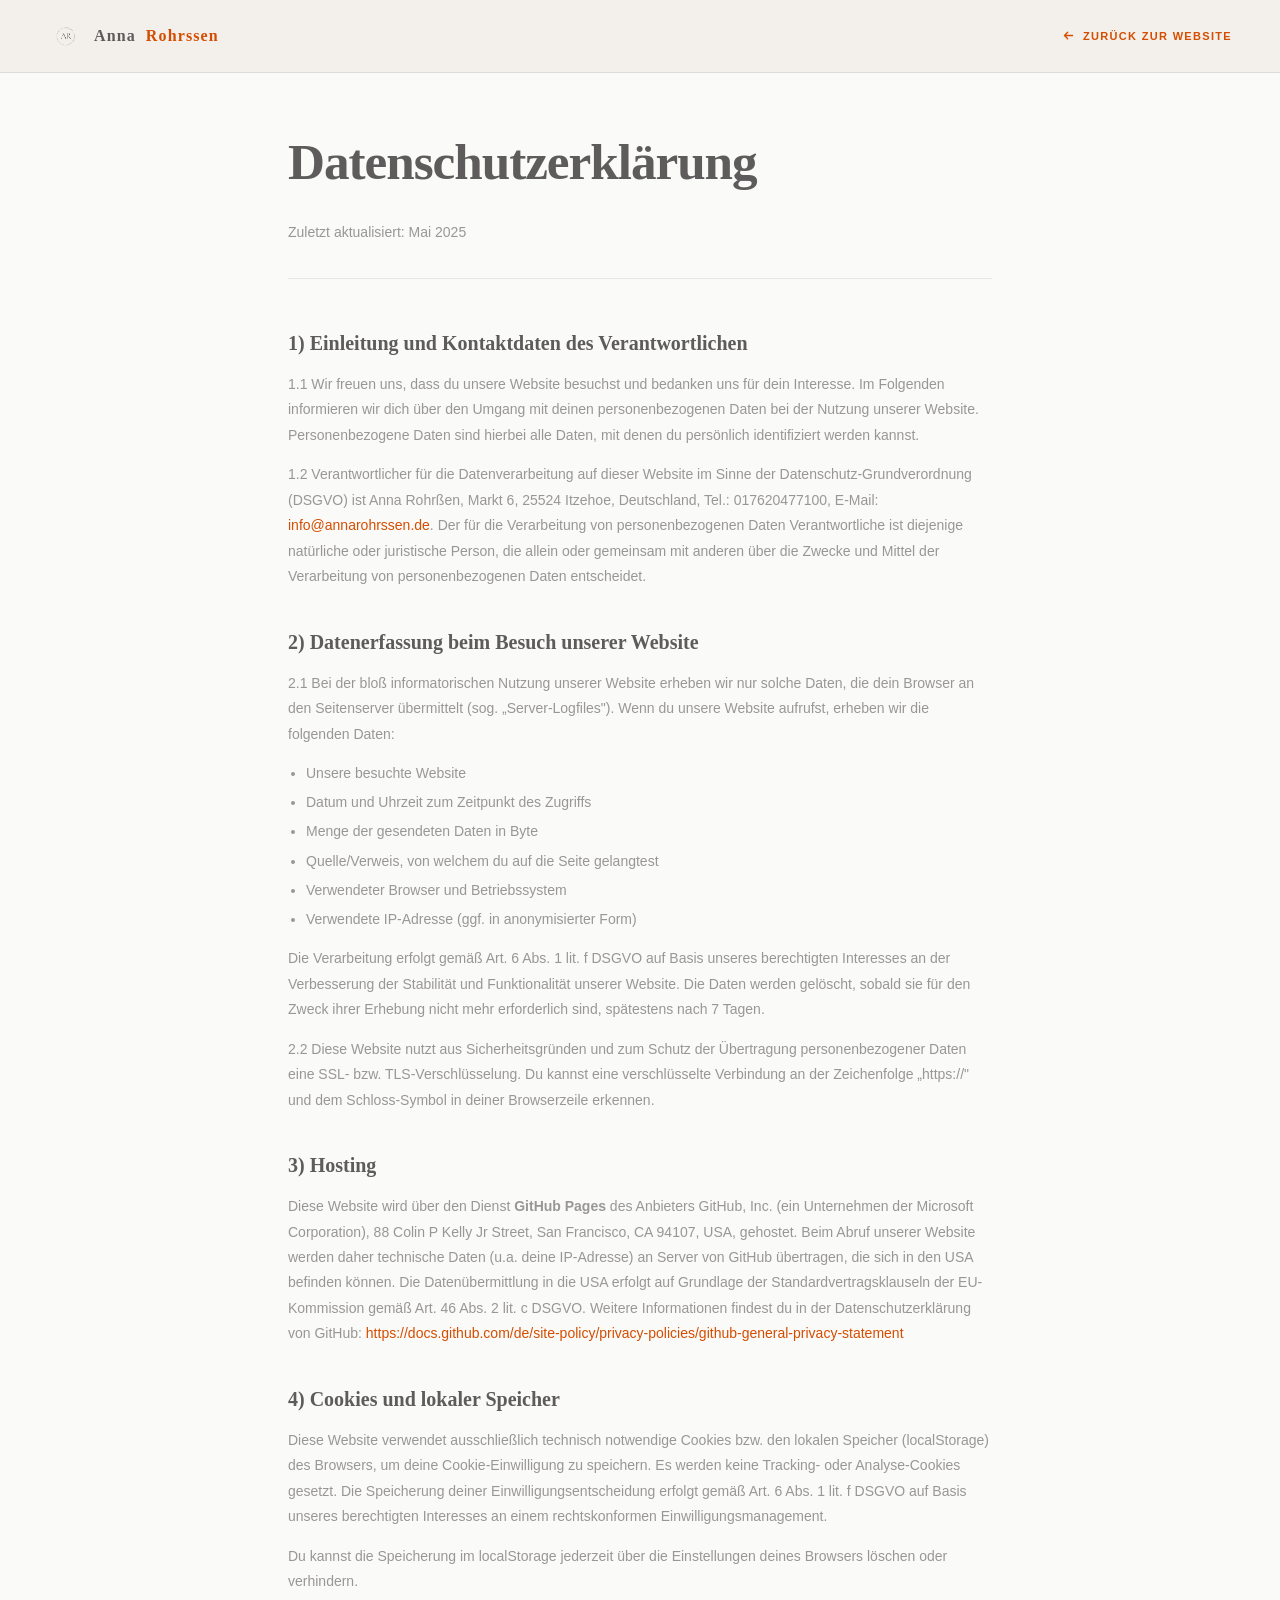
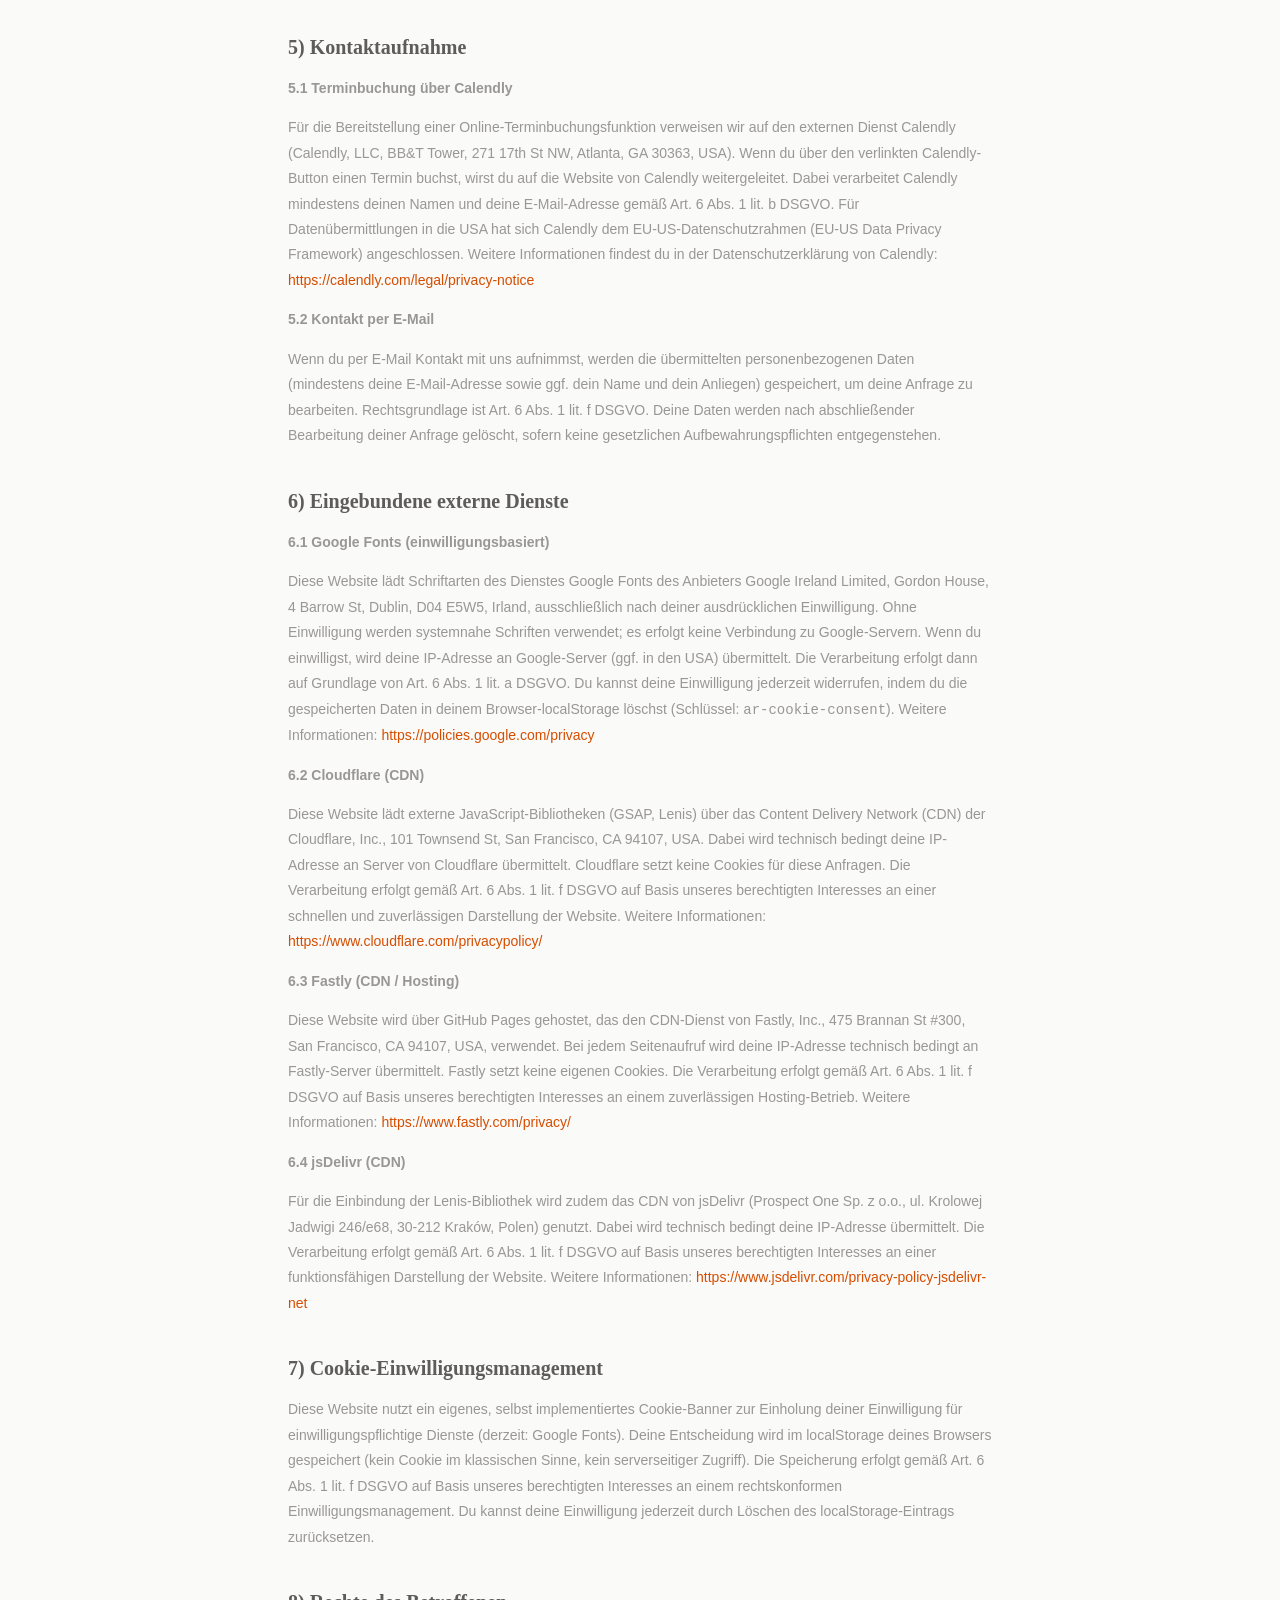
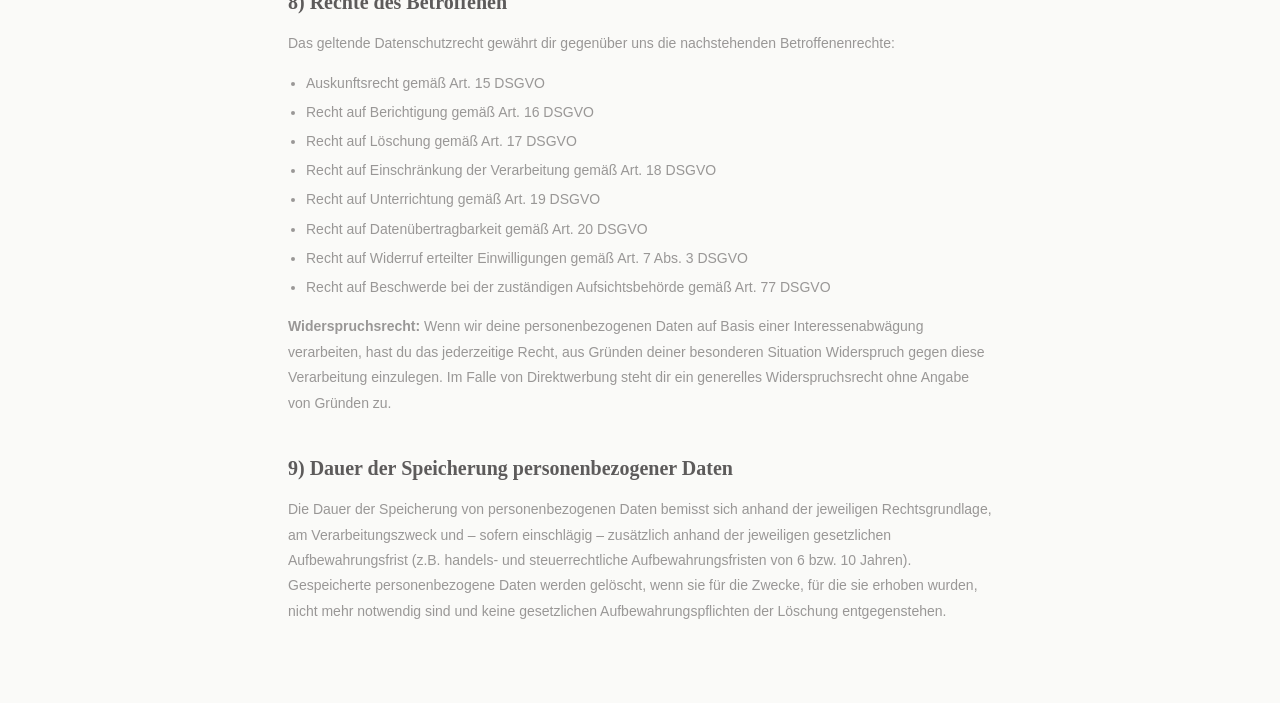
<file: datenschutz.html>
<!DOCTYPE html>
<html lang="de">
<head>
  <meta charset="UTF-8" />
  <meta name="viewport" content="width=device-width, initial-scale=1.0" />
  <title>Datenschutz – Anna Rohrssen Marketing</title>
  <!-- Google Fonts nur laden wenn Einwilligung bereits erteilt wurde -->
  <script>
    if (localStorage.getItem('ar-cookie-consent') === 'accepted') {
      var pc1 = document.createElement('link'); pc1.rel = 'preconnect'; pc1.href = 'https://fonts.googleapis.com'; document.head.appendChild(pc1);
      var pc2 = document.createElement('link'); pc2.rel = 'preconnect'; pc2.href = 'https://fonts.gstatic.com'; pc2.crossOrigin = 'anonymous'; document.head.appendChild(pc2);
      var lnk = document.createElement('link'); lnk.rel = 'stylesheet'; lnk.href = 'https://fonts.googleapis.com/css2?family=Playfair+Display:ital,wght@0,400;0,600;0,700&family=Montserrat:wght@300;400;500;600&display=swap'; document.head.appendChild(lnk);
    }
  </script>
  <link rel="stylesheet" href="styles.css" />
  <style>
    body { cursor: auto; }
    #c-dot, #c-ring { display: none; }
    #progress { display: none; }
    .legal-nav {
      position: fixed;
      top: 0; left: 0; right: 0;
      padding: 18px 48px;
      background: rgba(243,239,233,0.95);
      backdrop-filter: blur(18px);
      border-bottom: 1px solid var(--border);
      display: flex;
      align-items: center;
      justify-content: space-between;
      z-index: 100;
    }
    .legal-nav .logo {
      display: flex; align-items: center; gap: 10px;
      font-family: var(--serif);
      font-size: 16px;
      font-weight: 600;
      letter-spacing: 0.07em;
      color: var(--text);
      text-decoration: none;
    }
    .legal-nav .logo img { height: 36px; width: 36px; object-fit: contain; }
    .legal-nav .logo span { color: var(--accent); }
    .back-btn {
      display: inline-flex;
      align-items: center;
      gap: 8px;
      font-size: 11px;
      font-weight: 600;
      letter-spacing: 0.12em;
      text-transform: uppercase;
      color: var(--accent);
      text-decoration: none;
      transition: gap .25s;
    }
    .back-btn:hover { gap: 13px; }
    @media(max-width:768px) {
      .legal-nav { padding: 14px 24px; }
      .legal-page { padding: 0 24px; margin-top: 96px; }
    }
  </style>
</head>
<body>

  <nav class="legal-nav">
    <a href="index.html" class="logo">
      <img src="logo.png" alt="AR Logo" />
      Anna <span>Rohrssen</span>
    </a>
    <a href="index.html" class="back-btn">
      <svg width="13" height="13" viewBox="0 0 16 16" fill="none" aria-hidden="true">
        <path d="M13 8H3M3 8L7 4M3 8L7 12" stroke="currentColor" stroke-width="1.6" stroke-linecap="round" stroke-linejoin="round"/>
      </svg>
      Zurück zur Website
    </a>
  </nav>

  <main class="legal-page">
    <h1>Datenschutzerklärung</h1>
    <p class="legal-sub">Zuletzt aktualisiert: Mai 2025</p>

    <h2>1) Einleitung und Kontaktdaten des Verantwortlichen</h2>
    <p>
      1.1 Wir freuen uns, dass du unsere Website besuchst und bedanken uns für dein Interesse. Im Folgenden informieren wir dich über den Umgang mit deinen personenbezogenen Daten bei der Nutzung unserer Website. Personenbezogene Daten sind hierbei alle Daten, mit denen du persönlich identifiziert werden kannst.
    </p>
    <p>
      1.2 Verantwortlicher für die Datenverarbeitung auf dieser Website im Sinne der Datenschutz-Grundverordnung (DSGVO) ist Anna Rohrßen, Markt 6, 25524 Itzehoe, Deutschland, Tel.: 017620477100, E-Mail: <a href="mailto:info@annarohrssen.de">info@annarohrssen.de</a>. Der für die Verarbeitung von personenbezogenen Daten Verantwortliche ist diejenige natürliche oder juristische Person, die allein oder gemeinsam mit anderen über die Zwecke und Mittel der Verarbeitung von personenbezogenen Daten entscheidet.
    </p>

    <h2>2) Datenerfassung beim Besuch unserer Website</h2>
    <p>
      2.1 Bei der bloß informatorischen Nutzung unserer Website erheben wir nur solche Daten, die dein Browser an den Seitenserver übermittelt (sog. „Server-Logfiles"). Wenn du unsere Website aufrufst, erheben wir die folgenden Daten:
    </p>
    <ul>
      <li>Unsere besuchte Website</li>
      <li>Datum und Uhrzeit zum Zeitpunkt des Zugriffs</li>
      <li>Menge der gesendeten Daten in Byte</li>
      <li>Quelle/Verweis, von welchem du auf die Seite gelangtest</li>
      <li>Verwendeter Browser und Betriebssystem</li>
      <li>Verwendete IP-Adresse (ggf. in anonymisierter Form)</li>
    </ul>
    <p>
      Die Verarbeitung erfolgt gemäß Art. 6 Abs. 1 lit. f DSGVO auf Basis unseres berechtigten Interesses an der Verbesserung der Stabilität und Funktionalität unserer Website. Die Daten werden gelöscht, sobald sie für den Zweck ihrer Erhebung nicht mehr erforderlich sind, spätestens nach 7 Tagen.
    </p>
    <p>
      2.2 Diese Website nutzt aus Sicherheitsgründen und zum Schutz der Übertragung personenbezogener Daten eine SSL- bzw. TLS-Verschlüsselung. Du kannst eine verschlüsselte Verbindung an der Zeichenfolge „https://" und dem Schloss-Symbol in deiner Browserzeile erkennen.
    </p>

    <h2>3) Hosting</h2>
    <p>
      Diese Website wird über den Dienst <strong>GitHub Pages</strong> des Anbieters GitHub, Inc. (ein Unternehmen der Microsoft Corporation), 88 Colin P Kelly Jr Street, San Francisco, CA 94107, USA, gehostet. Beim Abruf unserer Website werden daher technische Daten (u.a. deine IP-Adresse) an Server von GitHub übertragen, die sich in den USA befinden können. Die Datenübermittlung in die USA erfolgt auf Grundlage der Standardvertragsklauseln der EU-Kommission gemäß Art. 46 Abs. 2 lit. c DSGVO. Weitere Informationen findest du in der Datenschutzerklärung von GitHub: <a href="https://docs.github.com/de/site-policy/privacy-policies/github-general-privacy-statement" target="_blank" rel="noopener">https://docs.github.com/de/site-policy/privacy-policies/github-general-privacy-statement</a>
    </p>

    <h2>4) Cookies und lokaler Speicher</h2>
    <p>
      Diese Website verwendet ausschließlich technisch notwendige Cookies bzw. den lokalen Speicher (localStorage) des Browsers, um deine Cookie-Einwilligung zu speichern. Es werden keine Tracking- oder Analyse-Cookies gesetzt. Die Speicherung deiner Einwilligungsentscheidung erfolgt gemäß Art. 6 Abs. 1 lit. f DSGVO auf Basis unseres berechtigten Interesses an einem rechtskonformen Einwilligungsmanagement.
    </p>
    <p>
      Du kannst die Speicherung im localStorage jederzeit über die Einstellungen deines Browsers löschen oder verhindern.
    </p>

    <h2>5) Kontaktaufnahme</h2>

    <p><strong>5.1 Terminbuchung über Calendly</strong></p>
    <p>
      Für die Bereitstellung einer Online-Terminbuchungsfunktion verweisen wir auf den externen Dienst Calendly (Calendly, LLC, BB&amp;T Tower, 271 17th St NW, Atlanta, GA 30363, USA). Wenn du über den verlinkten Calendly-Button einen Termin buchst, wirst du auf die Website von Calendly weitergeleitet. Dabei verarbeitet Calendly mindestens deinen Namen und deine E-Mail-Adresse gemäß Art. 6 Abs. 1 lit. b DSGVO. Für Datenübermittlungen in die USA hat sich Calendly dem EU-US-Datenschutzrahmen (EU-US Data Privacy Framework) angeschlossen. Weitere Informationen findest du in der Datenschutzerklärung von Calendly: <a href="https://calendly.com/legal/privacy-notice" target="_blank" rel="noopener">https://calendly.com/legal/privacy-notice</a>
    </p>

    <p><strong>5.2 Kontakt per E-Mail</strong></p>
    <p>
      Wenn du per E-Mail Kontakt mit uns aufnimmst, werden die übermittelten personenbezogenen Daten (mindestens deine E-Mail-Adresse sowie ggf. dein Name und dein Anliegen) gespeichert, um deine Anfrage zu bearbeiten. Rechtsgrundlage ist Art. 6 Abs. 1 lit. f DSGVO. Deine Daten werden nach abschließender Bearbeitung deiner Anfrage gelöscht, sofern keine gesetzlichen Aufbewahrungspflichten entgegenstehen.
    </p>

    <h2>6) Eingebundene externe Dienste</h2>

    <p><strong>6.1 Google Fonts (einwilligungsbasiert)</strong></p>
    <p>
      Diese Website lädt Schriftarten des Dienstes Google Fonts des Anbieters Google Ireland Limited, Gordon House, 4 Barrow St, Dublin, D04 E5W5, Irland, ausschließlich nach deiner ausdrücklichen Einwilligung. Ohne Einwilligung werden systemnahe Schriften verwendet; es erfolgt keine Verbindung zu Google-Servern. Wenn du einwilligst, wird deine IP-Adresse an Google-Server (ggf. in den USA) übermittelt. Die Verarbeitung erfolgt dann auf Grundlage von Art. 6 Abs. 1 lit. a DSGVO. Du kannst deine Einwilligung jederzeit widerrufen, indem du die gespeicherten Daten in deinem Browser-localStorage löschst (Schlüssel: <code>ar-cookie-consent</code>). Weitere Informationen: <a href="https://policies.google.com/privacy" target="_blank" rel="noopener">https://policies.google.com/privacy</a>
    </p>

    <p><strong>6.2 Cloudflare (CDN)</strong></p>
    <p>
      Diese Website lädt externe JavaScript-Bibliotheken (GSAP, Lenis) über das Content Delivery Network (CDN) der Cloudflare, Inc., 101 Townsend St, San Francisco, CA 94107, USA. Dabei wird technisch bedingt deine IP-Adresse an Server von Cloudflare übermittelt. Cloudflare setzt keine Cookies für diese Anfragen. Die Verarbeitung erfolgt gemäß Art. 6 Abs. 1 lit. f DSGVO auf Basis unseres berechtigten Interesses an einer schnellen und zuverlässigen Darstellung der Website. Weitere Informationen: <a href="https://www.cloudflare.com/privacypolicy/" target="_blank" rel="noopener">https://www.cloudflare.com/privacypolicy/</a>
    </p>

    <p><strong>6.3 Fastly (CDN / Hosting)</strong></p>
    <p>
      Diese Website wird über GitHub Pages gehostet, das den CDN-Dienst von Fastly, Inc., 475 Brannan St #300, San Francisco, CA 94107, USA, verwendet. Bei jedem Seitenaufruf wird deine IP-Adresse technisch bedingt an Fastly-Server übermittelt. Fastly setzt keine eigenen Cookies. Die Verarbeitung erfolgt gemäß Art. 6 Abs. 1 lit. f DSGVO auf Basis unseres berechtigten Interesses an einem zuverlässigen Hosting-Betrieb. Weitere Informationen: <a href="https://www.fastly.com/privacy/" target="_blank" rel="noopener">https://www.fastly.com/privacy/</a>
    </p>

    <p><strong>6.4 jsDelivr (CDN)</strong></p>
    <p>
      Für die Einbindung der Lenis-Bibliothek wird zudem das CDN von jsDelivr (Prospect One Sp. z o.o., ul. Krolowej Jadwigi 246/e68, 30-212 Kraków, Polen) genutzt. Dabei wird technisch bedingt deine IP-Adresse übermittelt. Die Verarbeitung erfolgt gemäß Art. 6 Abs. 1 lit. f DSGVO auf Basis unseres berechtigten Interesses an einer funktionsfähigen Darstellung der Website. Weitere Informationen: <a href="https://www.jsdelivr.com/privacy-policy-jsdelivr-net" target="_blank" rel="noopener">https://www.jsdelivr.com/privacy-policy-jsdelivr-net</a>
    </p>

    <h2>7) Cookie-Einwilligungsmanagement</h2>
    <p>
      Diese Website nutzt ein eigenes, selbst implementiertes Cookie-Banner zur Einholung deiner Einwilligung für einwilligungspflichtige Dienste (derzeit: Google Fonts). Deine Entscheidung wird im localStorage deines Browsers gespeichert (kein Cookie im klassischen Sinne, kein serverseitiger Zugriff). Die Speicherung erfolgt gemäß Art. 6 Abs. 1 lit. f DSGVO auf Basis unseres berechtigten Interesses an einem rechtskonformen Einwilligungsmanagement. Du kannst deine Einwilligung jederzeit durch Löschen des localStorage-Eintrags zurücksetzen.
    </p>

    <h2>8) Rechte des Betroffenen</h2>
    <p>Das geltende Datenschutzrecht gewährt dir gegenüber uns die nachstehenden Betroffenenrechte:</p>
    <ul>
      <li>Auskunftsrecht gemäß Art. 15 DSGVO</li>
      <li>Recht auf Berichtigung gemäß Art. 16 DSGVO</li>
      <li>Recht auf Löschung gemäß Art. 17 DSGVO</li>
      <li>Recht auf Einschränkung der Verarbeitung gemäß Art. 18 DSGVO</li>
      <li>Recht auf Unterrichtung gemäß Art. 19 DSGVO</li>
      <li>Recht auf Datenübertragbarkeit gemäß Art. 20 DSGVO</li>
      <li>Recht auf Widerruf erteilter Einwilligungen gemäß Art. 7 Abs. 3 DSGVO</li>
      <li>Recht auf Beschwerde bei der zuständigen Aufsichtsbehörde gemäß Art. 77 DSGVO</li>
    </ul>
    <p>
      <strong>Widerspruchsrecht:</strong> Wenn wir deine personenbezogenen Daten auf Basis einer Interessenabwägung verarbeiten, hast du das jederzeitige Recht, aus Gründen deiner besonderen Situation Widerspruch gegen diese Verarbeitung einzulegen. Im Falle von Direktwerbung steht dir ein generelles Widerspruchsrecht ohne Angabe von Gründen zu.
    </p>

    <h2>9) Dauer der Speicherung personenbezogener Daten</h2>
    <p>
      Die Dauer der Speicherung von personenbezogenen Daten bemisst sich anhand der jeweiligen Rechtsgrundlage, am Verarbeitungszweck und – sofern einschlägig – zusätzlich anhand der jeweiligen gesetzlichen Aufbewahrungsfrist (z.B. handels- und steuerrechtliche Aufbewahrungsfristen von 6 bzw. 10 Jahren). Gespeicherte personenbezogene Daten werden gelöscht, wenn sie für die Zwecke, für die sie erhoben wurden, nicht mehr notwendig sind und keine gesetzlichen Aufbewahrungspflichten der Löschung entgegenstehen.
    </p>
  </main>

</body>
</html>
</file>
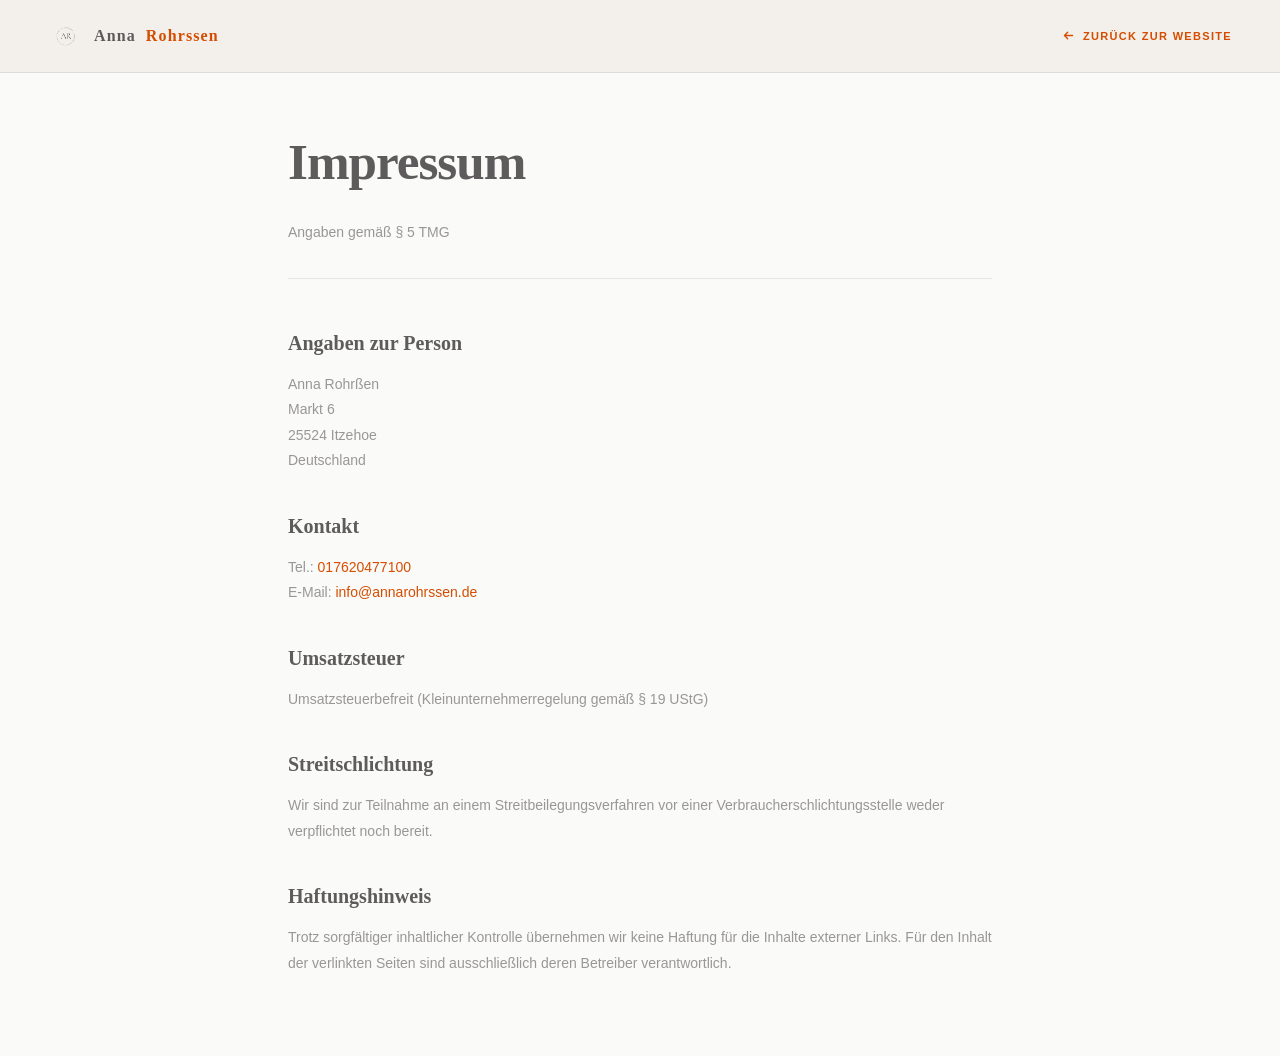
<file: impressum.html>
<!DOCTYPE html>
<html lang="de">
<head>
  <meta charset="UTF-8" />
  <meta name="viewport" content="width=device-width, initial-scale=1.0" />
  <title>Impressum – Anna Rohrssen Marketing</title>
  <!-- Google Fonts nur laden wenn Einwilligung bereits erteilt wurde -->
  <script>
    if (localStorage.getItem('ar-cookie-consent') === 'accepted') {
      var pc1 = document.createElement('link'); pc1.rel = 'preconnect'; pc1.href = 'https://fonts.googleapis.com'; document.head.appendChild(pc1);
      var pc2 = document.createElement('link'); pc2.rel = 'preconnect'; pc2.href = 'https://fonts.gstatic.com'; pc2.crossOrigin = 'anonymous'; document.head.appendChild(pc2);
      var lnk = document.createElement('link'); lnk.rel = 'stylesheet'; lnk.href = 'https://fonts.googleapis.com/css2?family=Playfair+Display:ital,wght@0,400;0,600;0,700&family=Montserrat:wght@300;400;500;600&display=swap'; document.head.appendChild(lnk);
    }
  </script>
  <link rel="stylesheet" href="styles.css" />
  <style>
    body { cursor: auto; }
    #c-dot, #c-ring { display: none; }
    #progress { display: none; }
    .legal-nav {
      position: fixed;
      top: 0; left: 0; right: 0;
      padding: 18px 48px;
      background: rgba(243,239,233,0.95);
      backdrop-filter: blur(18px);
      border-bottom: 1px solid var(--border);
      display: flex;
      align-items: center;
      justify-content: space-between;
      z-index: 100;
    }
    .legal-nav .logo {
      display: flex; align-items: center; gap: 10px;
      font-family: var(--serif);
      font-size: 16px;
      font-weight: 600;
      letter-spacing: 0.07em;
      color: var(--text);
      text-decoration: none;
    }
    .legal-nav .logo img { height: 36px; width: 36px; object-fit: contain; }
    .legal-nav .logo span { color: var(--accent); }
    .back-btn {
      display: inline-flex;
      align-items: center;
      gap: 8px;
      font-size: 11px;
      font-weight: 600;
      letter-spacing: 0.12em;
      text-transform: uppercase;
      color: var(--accent);
      text-decoration: none;
      transition: gap .25s;
    }
    .back-btn:hover { gap: 13px; }
    @media(max-width:768px) {
      .legal-nav { padding: 14px 24px; }
      .legal-page { padding: 0 24px; margin-top: 96px; }
    }
  </style>
</head>
<body>

  <nav class="legal-nav">
    <a href="index.html" class="logo">
      <img src="logo.png" alt="AR Logo" />
      Anna <span>Rohrssen</span>
    </a>
    <a href="index.html" class="back-btn">
      <svg width="13" height="13" viewBox="0 0 16 16" fill="none" aria-hidden="true">
        <path d="M13 8H3M3 8L7 4M3 8L7 12" stroke="currentColor" stroke-width="1.6" stroke-linecap="round" stroke-linejoin="round"/>
      </svg>
      Zurück zur Website
    </a>
  </nav>

  <main class="legal-page">
    <h1>Impressum</h1>
    <p class="legal-sub">Angaben gemäß § 5 TMG</p>

    <h2>Angaben zur Person</h2>
    <p>
      Anna Rohrßen<br>
      Markt 6<br>
      25524 Itzehoe<br>
      Deutschland
    </p>

    <h2>Kontakt</h2>
    <p>
      Tel.: <a href="tel:+4917620477100">017620477100</a><br>
      E-Mail: <a href="mailto:info@annarohrssen.de">info@annarohrssen.de</a>
    </p>

    <h2>Umsatzsteuer</h2>
    <p>
      Umsatzsteuerbefreit (Kleinunternehmerregelung gemäß § 19 UStG)
    </p>

    <h2>Streitschlichtung</h2>
    <p>
      Wir sind zur Teilnahme an einem Streitbeilegungsverfahren vor einer Verbraucherschlichtungsstelle weder verpflichtet noch bereit.
    </p>

    <h2>Haftungshinweis</h2>
    <p>
      Trotz sorgfältiger inhaltlicher Kontrolle übernehmen wir keine Haftung für die Inhalte externer Links. Für den Inhalt der verlinkten Seiten sind ausschließlich deren Betreiber verantwortlich.
    </p>
  </main>

</body>
</html>
</file>
<file: styles.css>
/* ============================================
   ANNA ROHRSSEN — Premium Website
   Light Mode · Warm Design · GSAP-Animationen
   Farben nach Aktuelles Design.docx
   ============================================ */

/* ---- Variables ---- */
:root {
  /* Aus Aktuelles Design.docx */
  --bg:          #fafaf8;   /* Haupthintergrund: fast Weiß */
  --bg2:         #f3efe9;   /* Sekundärer Hintergrund: warmes Creme */
  --bg3:         #ede9e1;   /* Karten-Hintergrund */
  --white:       #ffffff;

  --text:        #5d5b5b;   /* Hauptschrift */
  --text2:       rgba(93,91,91,0.62);
  --text3:       rgba(93,91,91,0.35);

  --accent:      #d54d01;   /* CTA / Highlights: Orange-Rot */
  --accent2:     #b84100;   /* Hover-Dunkel */
  --accent-pale: rgba(213,77,1,0.08);

  --border:      rgba(93,91,91,0.13);
  --border-acc:  rgba(213,77,1,0.28);
  --shadow:      0 8px 32px rgba(93,91,91,0.12);
  --shadow-lg:   0 24px 64px rgba(93,91,91,0.16);

  /* Schriften — kein Great Vibes/Brittany mehr (Punkt 1) */
  --serif:    'Playfair Display', Georgia, serif;
  --sans:     'Montserrat', -apple-system, sans-serif;

  /* Sonstiges */
  --ease:    cubic-bezier(0.25,0.46,0.45,0.94);
  --ease2:   cubic-bezier(0.76,0,0.24,1);
  --r-sm:    8px;
  --r-md:    16px;
  --r-lg:    24px;
  --r-xl:    40px;
  --mw:      1200px;
  --pad:     clamp(72px,9vw,128px);
}

/* ---- Reset ---- */
*, *::before, *::after { margin:0; padding:0; box-sizing:border-box; }
html { scroll-behavior: auto; font-size: 16px; }
body {
  background: var(--bg);
  color: var(--text);
  font-family: var(--sans);
  line-height: 1.65;
  overflow-x: hidden;
  cursor: auto; /* Punkt 12: kein custom cursor */
}
a { color: inherit; text-decoration: none; }
img { max-width: 100%; display: block; }
button { cursor: pointer; border: none; background: none; }

/* Scrollbar */
::-webkit-scrollbar { width: 3px; }
::-webkit-scrollbar-track { background: var(--bg); }
::-webkit-scrollbar-thumb { background: var(--accent); border-radius: 2px; }


/* ============================================
   PRELOADER
   ============================================ */
#preloader {
  position: fixed;
  inset: 0;
  z-index: 9999;
  background: var(--bg);
  display: flex;
  align-items: center;
  justify-content: center;
  flex-direction: column;
  gap: 28px;
}
.pre__img {
  width: 72px;
  height: 72px;
  object-fit: contain;
  opacity: 0;
  transform: translateY(18px);
}
.pre__logo {
  font-family: var(--serif);
  font-size: clamp(22px,4vw,38px);
  font-weight: 400;
  letter-spacing: 0.18em;
  color: var(--text);
  opacity: 0;
  transform: translateY(18px);
}
.pre__logo { color: var(--accent); }
.pre__logo span { color: var(--accent); }
.pre__bar-wrap {
  width: min(240px,55vw);
  height: 1px;
  background: var(--border);
  overflow: hidden;
}
.pre__bar {
  height: 100%;
  width: 0%;
  background: linear-gradient(90deg, var(--accent), #e87040);
}
.pre__pct {
  font-size: 10px;
  letter-spacing: 0.22em;
  color: var(--text3);
  font-weight: 300;
}


/* Punkt 12: Custom Cursor entfernt */
#c-dot, #c-ring { display: none; }


/* ============================================
   SCROLL PROGRESS
   ============================================ */
#progress {
  position: fixed;
  top: 0; left: 0;
  height: 2px;
  width: 0%;
  background: linear-gradient(90deg, var(--accent), #e87040);
  z-index: 9000;
}


/* ============================================
   NAVIGATION
   ============================================ */
#nav {
  position: fixed;
  top: 0; left: 0; right: 0;
  z-index: 1000;
  padding: 22px 48px;
  display: flex;
  align-items: center;
  justify-content: space-between;
  gap: 24px;
  transition: padding .4s var(--ease), background .4s, backdrop-filter .4s, box-shadow .4s;
}
#nav.scrolled {
  padding: 14px 48px;
  background: rgba(243,239,233,0.94);
  backdrop-filter: blur(18px);
  box-shadow: 0 1px 0 var(--border);
}
.nav__logo {
  display: flex;
  align-items: center;
  gap: 12px;
}
.nav__logo-img {
  height: 54px;
  width: 54px;
  object-fit: contain;
  flex-shrink: 0;
}
.nav__logo-text { display: none; }
.nav__links { display: flex; gap: 32px; list-style: none; }
.nav__links a {
  font-size: 11px;
  font-weight: 500;
  letter-spacing: 0.14em;
  text-transform: uppercase;
  color: var(--text2);
  transition: color .2s;
  position: relative;
}
.nav__links a::after {
  content: '';
  position: absolute;
  bottom: -4px; left: 0;
  width: 0; height: 1px;
  background: var(--accent);
  transition: width .35s var(--ease);
}
.nav__links a:hover { color: var(--text); }
.nav__links a:hover::after { width: 100%; }
/* Punkt 3: Nav-CTA standardmäßig gefüllt */
.nav__btn {
  padding: 10px 24px;
  border: 1.5px solid var(--accent);
  border-radius: 100px;
  font-size: 11px;
  font-weight: 600;
  letter-spacing: 0.1em;
  text-transform: uppercase;
  background: var(--accent);
  color: var(--white);
  transition: all .32s var(--ease);
  white-space: nowrap;
}
.nav__btn:hover {
  background: var(--accent2);
  border-color: var(--accent2);
}


/* ============================================
   HERO
   ============================================ */
#hero {
  position: relative;
  width: 100%;
  height: 100vh;
  min-height: 680px;
  display: flex;
  align-items: center;
  overflow: hidden;
}
/* Punkt 2: Bild mehr rechts, Kopf vollständig sichtbar */
.hero__bg {
  position: absolute;
  inset: 0;
  background-size: cover;
  background-position: 100% 20%;
  animation: kenBurns 28s ease-in-out infinite alternate;
  z-index: 0;
}
@keyframes kenBurns {
  0%   { transform: scale(1.04); }
  100% { transform: scale(1.0);  }
}
.hero__overlay {
  position: absolute;
  inset: 0;
  background:
    linear-gradient(to right,
      rgba(243,239,233,0.98) 0%,
      rgba(243,239,233,0.97) 42%,
      rgba(243,239,233,0.55) 62%,
      rgba(243,239,233,0.05) 100%
    ),
    linear-gradient(to bottom,
      transparent 70%,
      rgba(243,239,233,0.98) 100%
    );
  z-index: 1;
}
/* Punkt 2: Inhalt bleibt klar auf der linken Seite */
.hero__content {
  position: relative;
  z-index: 2;
  max-width: var(--mw);
  margin: 0 auto;
  padding: 0 48px;
  width: 100%;
  padding-top: 148px; /* Abstand zur fixen Nav */
}
.hero__content-inner {
  max-width: 540px; /* Text bleibt links, überlagert Gesicht nicht */
}
.hero__eyebrow {
  display: inline-flex;
  align-items: center;
  gap: 12px;
  font-size: 10px;
  letter-spacing: 0.28em;
  text-transform: uppercase;
  color: var(--accent);
  margin-bottom: 24px;
  font-weight: 600;
  opacity: 0;
  transform: translateY(16px);
}
.hero__eyebrow::before {
  content: '';
  display: block;
  width: 26px; height: 1px;
  background: var(--accent);
}

/* Logo im Hero */
.hero__logo {
  display: block;
  width: 80px;
  height: 80px;
  object-fit: contain;
  margin-bottom: 32px;
  opacity: 0;
  transform: translateY(16px);
}

/* hero script ausgeblendet */
.hero__script {
  display: none;
}
.hero__headline {
  font-family: var(--serif);
  font-size: clamp(34px,4.1vw,62px);
  line-height: 1.12;
  font-weight: 300;
  letter-spacing: -0.02em;
  color: var(--text);
  margin-bottom: 28px;
}
.hero__headline .line {
  display: block;
  overflow: hidden;
}
.hero__headline .word {
  display: inline-block;
  transform: translateY(115%);
}
.hero__headline .word-wrap {
  display: inline-block;
  overflow: hidden;
  vertical-align: bottom;
}
.hero__headline .accent {
  color: var(--text);
  font-style: italic;
}
.hero__sub {
  font-size: clamp(14px,1.3vw,17px);
  color: var(--text2);
  max-width: 440px;
  line-height: 1.75;
  margin-bottom: 44px;
  font-weight: 300;
  opacity: 0;
  transform: translateY(16px);
}
.hero__audience {
  display: inline-block;
  font-family: var(--sans);
  font-size: 11px;
  font-weight: 600;
  letter-spacing: 0.13em;
  text-transform: uppercase;
  color: var(--accent);
  border: 1.5px solid var(--accent);
  border-radius: 50px;
  padding: 7px 18px;
  margin-bottom: 32px;
  cursor: default;
  user-select: none;
  pointer-events: none;
  opacity: 0;
  transform: translateY(14px);
}
.hero__ctas {
  display: flex;
  gap: 16px;
  flex-wrap: wrap;
  opacity: 0;
  transform: translateY(16px);
}

/* Buttons — Punkt 5: kein transform/movement beim Hover */
.btn-primary {
  display: inline-flex;
  align-items: center;
  gap: 10px;
  padding: 16px 36px;
  background: var(--accent);
  color: var(--white);
  font-size: 12px;
  font-weight: 600;
  letter-spacing: 0.1em;
  text-transform: uppercase;
  border-radius: 100px;
  border: 1.5px solid var(--accent);
  cursor: pointer;
  transition: background .3s, box-shadow .3s;
}
.btn-primary:hover {
  background: var(--accent2);
  border-color: var(--accent2);
  box-shadow: 0 8px 24px rgba(213,77,1,0.25);
}
.btn-primary svg { transition: transform .3s var(--ease); }
.btn-primary:hover svg { transform: translateX(4px); }

.btn-ghost {
  display: inline-flex;
  align-items: center;
  gap: 10px;
  padding: 15px 34px;
  border: 1.5px solid var(--border);
  color: var(--text2);
  font-size: 12px;
  font-weight: 500;
  letter-spacing: 0.1em;
  text-transform: uppercase;
  border-radius: 100px;
  cursor: pointer;
  transition: border-color .3s, color .3s;
}
.btn-ghost:hover { border-color: var(--accent); color: var(--accent); }

/* Punkt 4: Scroll-Hinweis entfernt */
.hero__scroll-hint { display: none !important; }

.hero__scroll-hint--hidden {
  position: absolute;
  bottom: 40px; left: 50%;
  transform: translateX(-50%);
  z-index: 2;
  display: flex;
  flex-direction: column;
  align-items: center;
  gap: 8px;
  font-size: 9px;
  letter-spacing: 0.24em;
  text-transform: uppercase;
  color: var(--text3);
  opacity: 0;
}
.scroll-line {
  width: 1px;
  height: 48px;
  background: linear-gradient(to bottom, var(--accent), transparent);
  animation: pulse 2.2s ease-in-out infinite;
}
@keyframes pulse { 0%,100%{opacity:.3} 50%{opacity:1} }


/* ============================================
   STATS BAR — Punkt 7: aussagekräftige Zahlen
   ============================================ */
#stats-bar {
  background: var(--white);
  margin-top: 56px;
  margin-bottom: 0;
  padding: 52px 48px;
}
.stats-bar__inner {
  max-width: var(--mw);
  margin: 0 auto;
  display: grid;
  grid-template-columns: repeat(4, 1fr);
  gap: 24px;
}
.stat-cell {
  background: var(--bg2);
  border-radius: var(--r);
  padding: 40px 32px;
  display: flex;
  flex-direction: column;
  gap: 8px;
  align-items: center;
  text-align: center;
  transition: background .3s, box-shadow .3s;
}
.stat-cell:hover {
  background: var(--bg2);
  box-shadow: var(--shadow);
}
.stat-cell__num {
  font-family: var(--serif);
  font-size: clamp(30px,3.5vw,48px);
  font-weight: 700;
  color: var(--accent);
  line-height: 1;
}
.stat-cell__label {
  font-size: 12px;
  color: var(--text2);
  font-weight: 400;
  letter-spacing: 0.03em;
  line-height: 1.4;
}
@media(max-width: 768px) {
  .stats-bar__inner { grid-template-columns: repeat(2,1fr); }
}
@media(max-width: 420px) {
  .stats-bar__inner { grid-template-columns: 1fr 1fr; }
}


/* ============================================
   TICKER — Punkt 6: Ticker entfernt (zu unruhig)
   ============================================ */
#ticker { display: none; }
#ticker {
  overflow: hidden;
  white-space: nowrap;
  border-top: 1px solid var(--border);
  border-bottom: 1px solid var(--border);
  padding: 16px 0;
  background: var(--bg2);
}
.ticker__track {
  display: inline-flex;
  animation: tickscroll 24s linear infinite;
}
.ticker__item {
  display: inline-flex;
  align-items: center;
  gap: 24px;
  padding: 0 24px;
  font-size: 11px;
  letter-spacing: 0.15em;
  text-transform: uppercase;
  color: var(--text3);
  font-weight: 400;
}
.ticker__item .dot { color: var(--accent); font-size: 13px; }
@keyframes tickscroll {
  0%   { transform: translateX(0); }
  100% { transform: translateX(-50%); }
}


/* ============================================
   SECTION UTILITIES
   ============================================ */
.section { padding: var(--pad) 48px; }
.container { max-width: var(--mw); margin: 0 auto; }
.section--alt { background: var(--bg2); }

.s-tag {
  display: inline-flex;
  align-items: center;
  gap: 10px;
  font-size: 10px;
  letter-spacing: 0.24em;
  text-transform: uppercase;
  color: var(--accent);
  font-weight: 600;
  margin-bottom: 16px;
}
.s-tag::before {
  content: '';
  display: block;
  width: 20px; height: 1px;
  background: var(--accent);
}
.s-heading {
  font-family: var(--serif);
  font-size: clamp(32px,4.5vw,56px);
  line-height: 1.1;
  font-weight: 300;
  letter-spacing: -0.02em;
  color: var(--text);
  margin-bottom: 16px;
}
.s-heading em {
  color: var(--text);
  font-style: italic;
}
.s-script {
  display: none;
}
.s-sub {
  font-size: 15px;
  color: var(--text2);
  max-width: 540px;
  line-height: 1.78;
  font-weight: 300;
}


/* ============================================
   SERVICES
   ============================================ */
.services__header {
  display: flex;
  align-items: flex-end;
  justify-content: space-between;
  gap: 40px;
  margin-bottom: 56px;
  flex-wrap: wrap;
}
.services__grid {
  display: grid;
  grid-template-columns: repeat(3, 1fr);
  gap: 22px;
  align-items: stretch;
}
/* Kacheln gleiche Höhe */
.svc {
  background: var(--white);
  border: 1px solid var(--border);
  border-radius: var(--r-lg);
  padding: 44px 36px;
  position: relative;
  overflow: hidden;
  display: flex;
  flex-direction: column;
  transition: border-color .38s, transform .38s var(--ease), box-shadow .38s;
  cursor: default;
}
.svc::after {
  content: '';
  position: absolute;
  bottom: 0; left: 0; right: 0;
  height: 3px;
  background: linear-gradient(90deg, var(--accent), #e87040);
  transform: scaleX(0);
  transform-origin: left;
  transition: transform .4s var(--ease);
}
.svc:hover {
  border-color: var(--border-acc);
  transform: translateY(-8px);
  box-shadow: var(--shadow-lg);
}
.svc:hover::after { transform: scaleX(1); }
.svc__icon {
  width: 50px; height: 50px;
  border: 1.5px solid var(--border-acc);
  border-radius: var(--r-sm);
  display: flex;
  align-items: center;
  justify-content: center;
  color: var(--accent);
  margin-bottom: 28px;
  flex-shrink: 0;
  transition: all .35s;
}
.svc:hover .svc__icon {
  background: var(--accent-pale);
  border-color: var(--accent);
}
.svc__num {
  position: absolute;
  top: 24px; right: 28px;
  font-family: var(--serif);
  font-size: 64px;
  font-weight: 700;
  color: rgba(93,91,91,0.04);
  line-height: 1;
  user-select: none;
  transition: color .4s;
}
.svc:hover .svc__num { color: rgba(213,77,1,0.06); }
.svc__title {
  font-family: var(--serif);
  font-size: 22px;
  font-weight: 600;
  margin-bottom: 14px;
  line-height: 1.25;
  color: var(--text);
  min-height: calc(22px * 1.25 * 2); /* 2 Zeilen reservieren */
}
.svc__text {
  font-size: 14px;
  color: var(--text2);
  line-height: 1.72;
  font-weight: 300;
  margin-bottom: 28px;
  flex: 1; /* zieht Höhe auf gleiche Länge */
}
.svc__link {
  display: inline-flex;
  align-items: center;
  gap: 8px;
  font-size: 11px;
  color: var(--accent);
  letter-spacing: 0.1em;
  text-transform: uppercase;
  font-weight: 600;
  transition: gap .25s;
  margin-top: auto;
}
.svc__link:hover { gap: 14px; }


/* ============================================
   PAKETE (zusätzliche Angebote)
   ============================================ */
.pakete__intro {
  margin-bottom: 48px;
}
.pakete__grid {
  display: grid;
  grid-template-columns: repeat(5, 1fr);
  gap: 18px;
  align-items: stretch;
}
.paket {
  background: var(--bg);
  border: 1px solid var(--border);
  border-radius: var(--r);
  padding: 32px 28px;
  display: flex;
  flex-direction: column;
  gap: 14px;
  transition: border-color .3s, box-shadow .3s, transform .3s var(--ease);
  position: relative;
  overflow: hidden;
}

/* Desktop: inner/front/back are transparent wrappers */
.paket__inner {
  display: flex;
  flex-direction: column;
  gap: 14px;
  flex: 1;
}
.paket__front, .paket__back {
  display: contents;
}
/* back-inner ist direktes flex-Kind von paket__inner (wegen display:contents).
   flex:1 lässt es den Restplatz füllen, damit desc/list/cta darin ausgerichtet werden. */
.paket__back-inner {
  display: flex;
  flex-direction: column;
  flex: 1;
  gap: 10px;
}
.paket__flip-hint { display: none; }
.paket::after {
  content: '';
  position: absolute;
  bottom: 0; left: 0; right: 0;
  height: 2px;
  background: linear-gradient(90deg, var(--accent), #e87040);
  transform: scaleX(0);
  transform-origin: left;
  transition: transform .4s var(--ease);
}
.paket:hover {
  border-color: var(--border-acc);
  box-shadow: var(--shadow);
  transform: translateY(-5px);
}
.paket:hover::after { transform: scaleX(1); }
.paket__price {
  font-family: var(--serif);
  font-size: clamp(24px, 2.4vw, 32px);
  font-weight: 700;
  color: var(--accent);
  line-height: 1;
  white-space: nowrap;
}
.paket__price-sub {
  font-size: 11px;
  color: var(--text3);
  letter-spacing: 0.08em;
  font-weight: 400;
  margin-left: 4px;
}
.paket__title {
  font-family: var(--serif);
  font-size: 18px;
  font-weight: 600;
  color: var(--text);
  line-height: 1.25;
}
.paket__desc {
  font-size: 13px;
  color: var(--text2);
  line-height: 1.68;
  font-weight: 300;
}
.paket__list {
  list-style: none;
  display: flex;
  flex-direction: column;
  gap: 7px;
  padding: 0;
  margin: 0;
}
.paket__list li {
  font-size: 12px;
  color: var(--text2);
  display: flex;
  gap: 8px;
  align-items: flex-start;
  line-height: 1.5;
}
.paket__list li::before {
  content: '✓';
  color: var(--accent);
  font-weight: 600;
  flex-shrink: 0;
  margin-top: 1px;
}
.paket__cta {
  display: inline-flex;
  align-items: center;
  gap: 7px;
  font-size: 11px;
  font-weight: 600;
  letter-spacing: 0.1em;
  text-transform: uppercase;
  color: var(--accent);
  text-decoration: none;
  margin-top: auto;
  transition: gap .25s;
}
.paket__cta:hover { gap: 12px; }
/* Beliebtestes Paket — absolut in der oberen rechten Ecke */
.svc__popular {
  position: absolute;
  top: 20px;
  right: 20px;
  font-size: 10px;
  font-weight: 700;
  letter-spacing: 0.12em;
  text-transform: uppercase;
  color: var(--white);
  background: var(--accent);
  border-radius: 50px;
  padding: 5px 13px;
  font-family: var(--sans);
}
/* NEU-Badge auf Paket */
.paket--new { border-color: var(--border); }
.paket__badge {
  display: inline-block;
  font-size: 10px;
  font-weight: 700;
  letter-spacing: 0.12em;
  text-transform: uppercase;
  color: var(--accent);
  border: 1.5px solid var(--accent);
  border-radius: 50px;
  padding: 3px 10px;
  margin-bottom: 4px;
}
/* Bundle-Hinweis */
.pakete__bundle {
  margin-top: 36px;
  background: var(--bg2);
  border: 1px solid var(--border-acc);
  border-radius: var(--r);
  padding: 22px 28px;
  display: flex;
  align-items: center;
  gap: 16px;
  font-size: 13px;
  color: var(--text2);
  line-height: 1.6;
}
.pakete__bundle__icon { color: var(--accent); font-size: 18px; flex-shrink: 0; }
.pakete__bundle p { flex: 1; margin: 0; }
.pakete__bundle__link {
  white-space: nowrap;
  font-size: 11px;
  font-weight: 600;
  letter-spacing: 0.1em;
  text-transform: uppercase;
  color: var(--accent);
  text-decoration: none;
  flex-shrink: 0;
}
@media(max-width: 1024px) {
  .pakete__grid { grid-template-columns: repeat(2,1fr); }
  .pakete__bundle { flex-direction: column; align-items: flex-start; }
}
@media(max-width: 600px) {
  .pakete__grid { grid-template-columns: 1fr; }
}

/* ============================================
   PROCESS
   ============================================ */
#process { position: relative; overflow: hidden; }
.process__head { text-align: center; margin-bottom: 72px; }
.process__head .s-sub { margin: 0 auto; }
.process__head .s-tag { justify-content: center; }
.process__steps {
  position: relative;
  display: grid;
  grid-template-columns: repeat(3,1fr);
}
.process__steps::before {
  content: '';
  position: absolute;
  top: 31px;
  left: calc(100%/6);
  right: calc(100%/6);
  height: 1px;
  background: linear-gradient(90deg, transparent, var(--accent), transparent);
  opacity: 0.35;
}
.step {
  padding: 0 28px;
  display: flex;
  flex-direction: column;
  align-items: center;
  text-align: center;
}
.step__dot {
  width: 62px; height: 62px;
  border-radius: 50%;
  border: 1.5px solid var(--border-acc);
  background: var(--white);
  display: flex;
  align-items: center;
  justify-content: center;
  font-family: var(--serif);
  font-size: 22px;
  font-weight: 700;
  color: var(--accent);
  position: relative;
  z-index: 1;
  margin-bottom: 36px;
  transition: all .38s;
}
.step:hover .step__dot {
  background: var(--accent);
  color: var(--white);
  border-color: var(--accent);
  box-shadow: 0 8px 24px rgba(213,77,1,0.22);
}
.step__title {
  font-family: var(--serif);
  font-size: 19px;
  font-weight: 300;
  margin-bottom: 12px;
  color: var(--text);
}
.step__text {
  font-size: 14px;
  color: var(--text2);
  line-height: 1.7;
  font-weight: 300;
}


/* ============================================
   ABOUT
   ============================================ */
#about { position: relative; overflow: hidden; }
.about__inner {
  display: grid;
  grid-template-columns: 0.95fr 1.05fr;
  gap: 88px;
  align-items: center;
}
.about__visual { position: relative; }
.about__img {
  position: relative;
  border-radius: var(--r-lg);
  overflow: hidden;
  aspect-ratio: 3/4;
}
.about__img img {
  width: 100%; height: 100%;
  object-fit: cover;
  object-position: 70% top;
  display: block;
}
.about__badge {
  position: absolute;
  bottom: -18px; right: -18px;
  padding: 22px 26px;
  border-radius: var(--r-md);
  background: var(--white);
  border: 1px solid var(--border);
  box-shadow: var(--shadow);
  display: flex;
  flex-direction: column;
  gap: 5px;
  align-items: center;
  text-align: center;
  min-width: 148px;
}
.about__badge strong {
  font-family: var(--serif);
  font-size: 28px;
  font-weight: 700;
  color: var(--accent);
}
.about__badge span {
  font-size: 11px;
  color: var(--text2);
  letter-spacing: 0.03em;
  line-height: 1.5;
}
.about__body { display: flex; flex-direction: column; gap: 22px; }
/* Überschriften in About, Problem & CTA dauerhaft sichtbar – GSAP-Konflikt ausschließen */
#about .s-tag, #about .s-script, #about .s-heading,
#problem .s-tag, #problem .s-script, #problem .s-heading, #problem .s-sub,
#cta .s-tag, #cta .s-script, #cta .s-heading, #cta .s-sub {
  opacity: 1 !important;
  transform: none !important;
}
.about__text {
  font-size: 15px;
  color: var(--text2);
  line-height: 1.82;
  font-weight: 300;
}
.about__text strong { color: var(--text); font-weight: 500; }
.about__values { display: flex; flex-direction: column; gap: 13px; margin-top: 4px; }
.val {
  display: flex;
  align-items: center;
  gap: 13px;
  font-size: 14px;
  color: var(--text2);
}
.val-dot {
  width: 5px; height: 5px;
  border-radius: 50%;
  background: var(--accent);
  flex-shrink: 0;
}




/* ============================================
   TESTIMONIALS
   ============================================ */
#testimonials { position: relative; }
#testimonials::before {
  content: '';
  position: absolute;
  top: 0; left: 0; right: 0;
  height: 1px;
  background: linear-gradient(90deg, transparent, var(--border-acc), transparent);
}
.testi__head { text-align: center; margin-bottom: 60px; }
.testi__head .s-tag { justify-content: center; }
.testi__grid {
  display: grid;
  grid-template-columns: repeat(2,1fr);
  gap: 24px;
  align-items: stretch;
}
.testi__grid--3 {
  grid-template-columns: repeat(3,1fr) !important;
  overflow: hidden;
}
@media (max-width: 767px) {
  .testi__grid--3 {
    display: flex !important;
    overflow-x: auto;
    scroll-snap-type: x mandatory;
    gap: 16px;
    padding-bottom: 16px;
    -webkit-overflow-scrolling: touch;
    scrollbar-width: none;
  }
  .testi__grid--3::-webkit-scrollbar { display: none; }
  .testi__grid--3 .testi {
    flex: 0 0 85vw;
    max-width: 340px;
    scroll-snap-align: start;
  }
}

/* Swipe-Hinweis — nur auf Mobil sichtbar */
.testi__swipe-hint {
  display: none;
}
@media (max-width: 767px) {
  .testi__swipe-hint {
    display: flex;
    justify-content: center;
    margin-bottom: 12px;
  }
  .testi__swipe-hint span {
    font-size: 12px;
    color: var(--text3);
    letter-spacing: 0.04em;
    animation: swipe-fade 3s ease forwards;
    animation-delay: 0.5s;
    opacity: 0;
  }
  @keyframes swipe-fade {
    0%   { opacity: 0; }
    20%  { opacity: 1; }
    70%  { opacity: 1; }
    100% { opacity: 0; }
  }
}

/* Scroll-Dots — nur auf Mobil */
.testi__dots {
  display: none;
}
@media (max-width: 767px) {
  .testi__dots {
    display: flex;
    justify-content: center;
    gap: 8px;
    margin-top: 16px;
  }
  .testi__dot {
    width: 8px;
    height: 8px;
    border-radius: 50%;
    background: var(--border);
    transition: background .3s, transform .3s;
  }
  .testi__dot--active {
    background: var(--accent);
    transform: scale(1.25);
  }
}
.testi {
  background: var(--white);
  border: 1px solid var(--border);
  border-radius: var(--r-lg);
  padding: 44px;
  position: relative;
  transition: border-color .38s, transform .38s var(--ease), box-shadow .38s;
  display: flex;
  flex-direction: column;
}
.testi::before {
  content: '\201C';
  position: absolute;
  top: 18px; right: 32px;
  font-family: var(--serif);
  font-size: 88px;
  line-height: 1;
  color: rgba(213,77,1,0.07);
  font-weight: 700;
}
.testi:hover {
  border-color: var(--border-acc);
  transform: translateY(-5px);
  box-shadow: var(--shadow);
}
.testi__stars {
  display: flex;
  gap: 3px;
  margin-bottom: 20px;
  color: var(--accent);
  font-size: 13px;
}
.testi__text {
  font-size: 14px;
  line-height: 1.75;
  color: var(--text);
  font-style: italic;
  font-family: var(--sans);
  font-weight: 300;
  margin-bottom: 32px;
  flex: 1;
}
.testi__author { display: flex; align-items: center; gap: 14px; }
.testi__av {
  width: 44px; height: 44px;
  border-radius: 50%;
  background: linear-gradient(135deg, var(--accent), #e87040);
  display: flex;
  align-items: center;
  justify-content: center;
  font-size: 16px;
  font-weight: 600;
  color: var(--white);
  font-family: var(--serif);
  flex-shrink: 0;
}
.testi__name { font-size: 14px; font-weight: 600; color: var(--text); }
.testi__role { font-size: 12px; color: var(--text3); }

.testi__more-btn {
  background: none;
  border: none;
  color: var(--accent);
  font-size: 13px;
  font-weight: 600;
  cursor: pointer;
  padding: 0;
  margin-top: auto;
  margin-bottom: 28px;
  display: block;
  transition: opacity .2s;
}
.testi__more-btn:hover { opacity: .7; }

/* Modal */
.testi-modal {
  display: none;
  position: fixed;
  inset: 0;
  z-index: 9000;
  background: rgba(93,91,91,0.35);
  backdrop-filter: blur(4px);
}
.testi-modal__inner {
  background: var(--white);
  border: 1px solid var(--border);
  border-radius: var(--r-lg);
  box-shadow: var(--shadow-lg);
  position: fixed;
  top: 50%;
  left: 50%;
  transform: translate(-50%, -50%);
  width: min(90vw, 520px);
  max-height: 80vh;
  overflow-y: scroll;
  overflow-x: hidden;
  z-index: 9001;
  padding: 40px 28px 32px 36px;
  box-sizing: border-box;
}
.testi-modal__inner::-webkit-scrollbar {
  width: 5px;
  background: transparent;
}
.testi-modal__inner::-webkit-scrollbar-track {
  background: var(--border);
  border-radius: 99px;
  margin: 16px;
}
.testi-modal__inner::-webkit-scrollbar-thumb {
  background: var(--accent);
  border-radius: 99px;
}
.testi-modal__close {
  position: absolute;
  top: 16px; right: 20px;
  background: none;
  border: none;
  font-size: 16px;
  color: var(--text3);
  cursor: pointer;
  line-height: 1;
  transition: color .2s;
  font-family: var(--sans);
}
.testi-modal__close:hover { color: var(--accent); }
.testi-modal__stars {
  color: var(--accent);
  font-size: 12px;
  letter-spacing: 2px;
  margin-bottom: 16px;
}
.testi-modal__text {
  font-size: 14px;
  line-height: 1.8;
  color: var(--text);
  font-style: italic;
  font-family: var(--sans);
  font-weight: 300;
  margin-bottom: 28px;
  padding-right: 0;
}
.testi-modal__text::-webkit-scrollbar { width: 3px; }
.testi-modal__text::-webkit-scrollbar-thumb { background: var(--accent); border-radius: 2px; }
.testi-modal__text p { margin-bottom: 12px; }
.testi-modal__text p:last-child { margin-bottom: 0; }


/* ============================================
   CTA SECTION
   ============================================ */
#cta {
  position: relative;
  overflow: hidden;
  padding: 120px 48px;
  text-align: center;
  background: var(--text);
}
.cta__bg-img {
  position: absolute;
  inset: 0;
  background-size: cover;
  background-position: 60% 43%;
  background-repeat: no-repeat;
  opacity: 0.22;
}
.cta__body {
  max-width: 760px;
  margin: 0 auto;
  position: relative;
  z-index: 1;
}
.cta__h {
  font-family: var(--serif);
  font-size: clamp(34px,4.8vw,62px);
  font-weight: 300;
  line-height: 1.1;
  letter-spacing: -0.02em;
  color: var(--white);
  margin-bottom: 22px;
}
.cta__script {
  display: none;
}
.cta__sub {
  font-size: 16px;
  color: rgba(255,255,255,0.65);
  line-height: 1.72;
  max-width: 480px;
  margin: 0 auto 44px;
  font-weight: 300;
}
.cta__btns { display: flex; gap: 16px; justify-content: center; flex-wrap: wrap; }
.btn-primary-inv {
  display: inline-flex;
  align-items: center;
  gap: 10px;
  padding: 16px 36px;
  background: var(--white);
  color: var(--text);
  font-size: 12px;
  font-weight: 600;
  letter-spacing: 0.1em;
  text-transform: uppercase;
  border-radius: 100px;
  border: 1.5px solid var(--white);
  cursor: pointer;
  transition: background .3s, box-shadow .3s;
}
.btn-primary-inv:hover {
  background: var(--accent);
  border-color: var(--accent);
  color: var(--white);
  box-shadow: 0 12px 32px rgba(213,77,1,0.3);
}
.btn-primary-inv svg { transition: transform .3s; }
.btn-primary-inv:hover svg { transform: translateX(4px); }
.cta__note {
  margin-top: 20px;
  font-size: 11px;
  color: rgba(255,255,255,0.38);
  letter-spacing: 0.06em;
}


/* ============================================
   CONTACT
   ============================================ */
#contact { background: var(--bg2); }
.contact__inner {
  display: grid;
  grid-template-columns: 1fr 1fr;
  gap: 80px;
  align-items: start;
}
.contact__info { display: flex; flex-direction: column; gap: 40px; }
.contact__list { display: flex; flex-direction: column; gap: 20px; }
.c-item {
  display: flex;
  align-items: center;
  gap: 16px;
  font-size: 14px;
  color: var(--text2);
  font-weight: 300;
}
.c-icon {
  width: 40px; height: 40px;
  border: 1px solid var(--border);
  border-radius: var(--r-sm);
  display: flex;
  align-items: center;
  justify-content: center;
  color: var(--accent);
  flex-shrink: 0;
  background: var(--white);
  transition: all .3s;
}
.c-item:hover .c-icon {
  border-color: var(--accent);
  background: var(--accent-pale);
}
.c-item a { color: var(--text2); transition: color .2s; }
.c-item a:hover { color: var(--accent); }
.contact__cta-box {
  background: var(--white);
  border: 1px solid var(--border);
  border-radius: var(--r);
  padding: 48px 44px;
  display: flex;
  flex-direction: column;
  gap: 16px;
  align-self: start;
}
.contact__cta-label {
  font-size: 10px;
  letter-spacing: 0.18em;
  text-transform: uppercase;
  color: var(--accent);
  font-weight: 600;
  font-family: var(--sans);
  margin: 0;
}
.contact__cta-heading {
  font-family: var(--serif);
  font-size: clamp(22px, 2.4vw, 32px);
  color: var(--text);
  line-height: 1.25;
  font-weight: 300;
  margin: 0;
}
.contact__cta-text {
  font-size: 15px;
  color: var(--text2);
  line-height: 1.65;
  margin: 0;
}


/* ============================================
   FOOTER
   ============================================ */
#footer {
  padding: 48px 48px 32px;
  border-top: 1px solid var(--border);
  background: var(--bg);
}
.footer__inner {
  max-width: var(--mw);
  margin: 0 auto;
  display: flex;
  flex-direction: column;
  gap: 48px;
}
.footer__top {
  display: grid;
  grid-template-columns: 1fr 1fr 1fr;
  gap: 48px;
}
.footer__col {
  display: flex;
  flex-direction: column;
  gap: 12px;
}
.footer__bottom {
  border-top: 1px solid var(--border);
  padding-top: 28px;
  display: flex;
  flex-direction: column;
  align-items: center;
  gap: 12px;
  text-align: center;
}
.f-nav-heading {
  font-size: 10px;
  font-weight: 600;
  letter-spacing: 0.18em;
  text-transform: uppercase;
  color: var(--text3);
  margin-bottom: 4px;
}
.f-logo {
  display: flex;
  align-items: center;
  gap: 10px;
}
.f-logo img { height: 36px; width: 36px; object-fit: contain; }
.f-logo-text {
  font-family: var(--serif);
  font-size: 16px;
  font-weight: 600;
  letter-spacing: 0.07em;
  color: var(--text);
}
.f-logo-text span { color: inherit; }
.f-copy { font-size: 12px; color: var(--text3); }
.f-menu { display: flex; flex-direction: column; gap: 10px; list-style: none; }
.f-menu a {
  font-size: 13px;
  letter-spacing: 0.04em;
  color: var(--text2);
  font-weight: 400;
  text-decoration: none;
  transition: color .2s;
}
.f-menu a:hover { color: var(--accent); }
.f-nav { display: flex; gap: 22px; list-style: none; }
.f-nav a {
  font-size: 11px;
  letter-spacing: 0.11em;
  text-transform: uppercase;
  color: var(--text3);
  font-weight: 500;
  transition: color .2s;
}
.f-nav a:hover { color: var(--accent); }


/* ============================================
   PROBLEM-SEKTION (Pain Agitation)
   ============================================ */
#problem { position: relative; overflow: hidden; }
.problem__inner {
  display: flex;
  flex-direction: column;
  gap: 52px;
}
.problem__left {
  max-width: 620px;
}
.pain__list {
  display: grid;
  grid-template-columns: 1fr 1fr;
  gap: 0;
}
@media(max-width:768px) {
  .pain__list { grid-template-columns: 1fr; }
}
.problem__bridge {
  grid-column: 1 / -1;
  margin-top: 8px;
  display: flex;
  align-items: center;
  gap: 18px;
}
.problem__bridge p {
  font-family: var(--serif);
  font-style: italic;
  font-size: clamp(18px,1.9vw,24px);
  color: var(--text2);
  line-height: 1.3;
}
.problem__bridge::before {
  content: '';
  flex: 1;
  height: 1px;
  background: linear-gradient(to right, transparent, var(--border-acc));
}
.problem__bridge::after {
  content: '';
  flex: 1;
  height: 1px;
  background: linear-gradient(to left, transparent, var(--border-acc));
}

.pain__item {
  display: flex;
  gap: 20px;
  padding: 28px 32px 28px 0;
  border-bottom: 1px solid var(--border);
  transition: background .3s;
}
.pain__item:nth-child(odd) {
  border-right: 1px solid var(--border);
  padding-right: 48px;
}
.pain__item:nth-child(even) {
  padding-left: 48px;
  padding-right: 0;
}
@media(max-width: 768px) {
  .pain__item { padding: 24px 0 !important; border-right: none !important; }
  .pain__item:first-child { border-top: 1px solid var(--border); }
}
.pain__num {
  font-family: var(--serif);
  font-size: 13px;
  font-weight: 700;
  color: var(--accent);
  flex-shrink: 0;
  padding-top: 3px;
  letter-spacing: 0.08em;
}
.pain__body { display: flex; flex-direction: column; gap: 6px; }
.pain__title {
  font-family: var(--serif);
  font-size: 18px;
  font-weight: 600;
  color: var(--text);
}
.pain__text {
  font-size: 14px;
  color: var(--text2);
  line-height: 1.72;
  font-weight: 300;
}
.pain__new {
  display: inline-block;
  font-size: 10px;
  font-weight: 700;
  letter-spacing: 0.12em;
  text-transform: uppercase;
  color: var(--accent);
  border: 1.5px solid var(--accent);
  border-radius: 50px;
  padding: 2px 9px;
  vertical-align: middle;
  margin-left: 8px;
  font-family: var(--sans);
}


/* ============================================
   FAQ SEKTION
   ============================================ */
#faq { position: relative; }
.faq__head { margin-bottom: 52px; }
.faq__list { max-width: 760px; }
.faq__item {
  border-bottom: 1px solid var(--border);
  overflow: hidden;
}
.faq__item:first-of-type { border-top: 1px solid var(--border); }
.faq__item summary {
  display: flex;
  align-items: center;
  justify-content: space-between;
  gap: 24px;
  padding: 26px 0;
  cursor: pointer;
  list-style: none;
  font-family: var(--serif);
  font-size: clamp(16px,1.5vw,19px);
  font-weight: 600;
  color: var(--text);
  transition: color .25s;
  user-select: none;
}
.faq__item summary::-webkit-details-marker { display: none; }
.faq__item summary::after {
  content: '+';
  font-family: var(--sans);
  font-size: 22px;
  font-weight: 300;
  color: var(--accent);
  flex-shrink: 0;
  line-height: 1;
  transition: transform .3s var(--ease);
}
.faq__item[open] summary { color: var(--accent); }
.faq__item[open] summary::after {
  content: '−';
  transform: rotate(0deg);
}
.faq__answer {
  padding: 0 0 26px;
  font-size: 15px;
  color: var(--text2);
  line-height: 1.78;
  font-weight: 300;
  max-width: 660px;
}
.faq__answer strong { color: var(--text); font-weight: 500; }


/* ============================================
   EINWAND-BANNER (zwischen Testimonials & About)
   ============================================ */
.trust-bar {
  background: var(--accent);
  padding: 20px 48px;
  overflow: hidden;
  white-space: nowrap;
}
.trust-bar__track {
  display: inline-flex;
  animation: tickscroll 28s linear infinite;
}
.trust-bar__item {
  display: inline-flex;
  align-items: center;
  gap: 20px;
  padding: 0 28px;
  font-size: 12px;
  letter-spacing: 0.14em;
  text-transform: uppercase;
  color: rgba(255,255,255,0.9);
  font-weight: 500;
}
.trust-bar__item .dot { color: rgba(255,255,255,0.5); }


/* ============================================
   FOR-WHOM SEKTION (Qualifikation)
   ============================================ */
#for-whom { position: relative; }
.forwho__intro {
  margin-bottom: 52px;
}
.forwho__badges {
  display: flex;
  flex-wrap: nowrap;
  gap: 10px;
  margin-top: 28px;
}
.forwho__badge {
  display: inline-block;
  font-size: 11px;
  font-weight: 600;
  letter-spacing: 0.1em;
  text-transform: uppercase;
  color: var(--accent);
  border: 1.5px solid var(--accent);
  border-radius: 50px;
  padding: 7px 18px;
}
.forwho__inner {
  display: grid;
  grid-template-columns: 1fr 1fr;
  gap: 32px;
}
.forwho__col {
  background: var(--white);
  border: 1px solid var(--border);
  border-radius: var(--r-lg);
  padding: 36px;
  display: flex;
  flex-direction: column;
  gap: 24px;
}
.forwho__heading {
  font-family: var(--serif);
  font-size: 22px;
  font-weight: 600;
  color: var(--text);
  padding-bottom: 16px;
  border-bottom: 2px solid var(--border);
}
.forwho__heading.yes { border-color: var(--accent); }
.forwho__heading.no  { border-color: var(--border); }
.forwho__list { display: flex; flex-direction: column; gap: 14px; }
.forwho__item {
  display: flex;
  align-items: flex-start;
  gap: 14px;
  font-size: 14px;
  color: var(--text2);
  line-height: 1.6;
  font-weight: 300;
}
.forwho__check {
  width: 20px; height: 20px;
  border-radius: 50%;
  flex-shrink: 0;
  display: flex;
  align-items: center;
  justify-content: center;
  font-size: 11px;
  font-weight: 700;
  margin-top: 1px;
}
.forwho__check.y { background: var(--accent); color: white; }
.forwho__check.n { background: var(--bg3); color: var(--text3); }


/* ============================================
   IMPRESSUM / DATENSCHUTZ SUBPAGES
   ============================================ */
.legal-page {
  max-width: 800px;
  margin: 120px auto 80px;
  padding: 0 48px;
}
.legal-page h1 {
  font-family: var(--serif);
  font-size: clamp(32px,4vw,52px);
  font-weight: 700;
  margin-bottom: 16px;
  color: var(--text);
  letter-spacing: -0.02em;
}
.legal-page .legal-sub {
  font-size: 14px;
  color: var(--text2);
  margin-bottom: 48px;
  padding-bottom: 32px;
  border-bottom: 1px solid var(--border);
}
.legal-page h2 {
  font-family: var(--serif);
  font-size: 20px;
  font-weight: 600;
  color: var(--text);
  margin-top: 36px;
  margin-bottom: 12px;
}
.legal-page p {
  font-size: 14px;
  color: var(--text2);
  line-height: 1.82;
  margin-bottom: 14px;
  font-weight: 300;
}
.legal-page a { color: var(--accent); }
.legal-page ul {
  margin: 8px 0 14px 18px;
}
.legal-page li {
  font-size: 14px;
  color: var(--text2);
  line-height: 1.8;
  margin-bottom: 4px;
  font-weight: 300;
}


/* ============================================
   RESPONSIVE
   ============================================ */
@media (max-width: 1024px) {
  .services__grid { grid-template-columns: 1fr 1fr; }
  .about__inner { grid-template-columns: 1fr; gap: 52px; }
  .contact__inner { grid-template-columns: 1fr; gap: 52px; }
  .process__steps { grid-template-columns: 1fr; gap: 44px; }
  .process__steps::before { display: none; }
  .testi__grid { grid-template-columns: 1fr; }
  .testi__grid--3 { grid-template-columns: repeat(3,1fr) !important; overflow: hidden; }
  .pain__list { grid-template-columns: 1fr; }
  .problem__left { position: static; }
  .forwho__inner { grid-template-columns: 1fr; gap: 24px; }
  .pakete__grid { grid-template-columns: repeat(3, 1fr); }
}
/* Hamburger Button */
.nav__hamburger {
  display: none;
  flex-direction: column;
  justify-content: center;
  gap: 5px;
  background: none;
  border: none;
  cursor: pointer;
  padding: 4px;
  z-index: 1001;
}
.nav__hamburger span {
  display: block;
  width: 24px;
  height: 2px;
  background: var(--text);
  transition: all 0.3s ease;
  transform-origin: center;
}
.nav__hamburger.open span:nth-child(1) { transform: translateY(7px) rotate(45deg); }
.nav__hamburger.open span:nth-child(2) { opacity: 0; }
.nav__hamburger.open span:nth-child(3) { transform: translateY(-7px) rotate(-45deg); }

/* Mobile Menu Overlay */
.mobile-menu {
  display: none;
  position: fixed;
  top: 0; left: 0; right: 0; bottom: 0;
  background: var(--bg);
  z-index: 999;
  flex-direction: column;
  align-items: center;
  justify-content: center;
  gap: 32px;
  opacity: 0;
  transition: opacity 0.3s ease;
}
.mobile-menu.open {
  opacity: 1;
}
.mobile-menu ul {
  list-style: none;
  text-align: center;
  display: flex;
  flex-direction: column;
  gap: 28px;
  padding: 0;
  margin: 0;
}
.mobile-menu ul a {
  font-size: 22px;
  font-family: var(--serif);
  color: var(--text);
  text-decoration: none;
  letter-spacing: 0.02em;
}
.mobile-menu ul a:hover { color: var(--accent); }
.mobile-menu .btn-primary { margin-top: 16px; }

@media (max-width: 768px) {
  :root { --pad: 64px; }
  #nav { padding: 18px 24px; }
  #nav.scrolled { padding: 12px 24px; }
  .nav__links { display: none; }
  .nav__btn { display: none; }
  .nav__hamburger { display: flex; }
  .hero__content { padding: 0 24px; }
  .section { padding: var(--pad) 24px; }
  #cta { padding: 72px 24px; }
  #footer { padding: 40px 24px 28px; }
  .footer__top { grid-template-columns: 1fr; gap: 32px; }
  .services__grid { grid-template-columns: 1fr; }
  body { cursor: auto; }
  #c-dot, #c-ring { display: none; }
  .legal-page { padding: 0 24px; margin-top: 100px; }

  /* Scrollbar ausblenden */
  ::-webkit-scrollbar { display: none; }

  /* CTA-Bild auf Mobile nach links */
  .cta__bg-img { background-size: 120% auto !important; background-position: 70% 20% !important; }

  /* Hero-Bild auf Mobile zentrieren */
  .hero__bg { background-position: 38% 20%; }

  /* Hero-Text weiter unten ansetzen */
  .hero__content { padding-top: 180px; }
  .hero__eyebrow { margin-bottom: 60px; }

  /* Stats gleichmäßig */
  #stats-bar { padding: 40px 24px; }
  .stats-bar__inner { grid-template-columns: repeat(2, 1fr); gap: 12px; }
  .stat-cell { padding: 28px 16px; }

  /* Pakete als Accordion */
  .pakete__grid { grid-template-columns: 1fr !important; gap: 0; }
  .paket {
    padding: 20px 22px;
    border: none;
    border-bottom: 1px solid var(--border);
    border-radius: 0;
    cursor: pointer;
    gap: 0;
    overflow: hidden;
    background: transparent;
  }
  .paket:first-child { border-top: 1px solid var(--border); }
  .paket:last-child { border-bottom: none; }
  .paket__inner { display: flex; flex-direction: column; gap: 0; }
  .paket__front {
    display: flex;
    align-items: center;
    justify-content: space-between;
    gap: 12px;
  }
  .paket__front-text { display: flex; flex-direction: column; gap: 2px; }
  .paket__back {
    display: grid;
    grid-template-rows: 0fr;
    transition: grid-template-rows 0.35s ease;
  }
  .paket__back-inner { overflow: hidden; display: block; flex: initial; gap: 0; }
  .paket.is-open .paket__back { grid-template-rows: 1fr; }
  .paket__back-inner > * { padding-top: 14px; }
  .paket__flip-hint {
    display: flex;
    align-items: center;
    justify-content: center;
    width: 24px; height: 24px;
    border: 1px solid var(--border);
    border-radius: 50%;
    font-size: 14px;
    color: var(--text3);
    flex-shrink: 0;
    transition: transform 0.3s ease;
    user-select: none;
  }
  .paket.is-open .paket__flip-hint { transform: rotate(180deg); color: var(--accent); border-color: var(--accent); }
  .paket__price { font-size: 20px; }
  .paket__title { font-size: 14px; }
  .paket__desc { font-size: 13px; }
  .paket::after { display: none; }
  .paket:hover { transform: none; box-shadow: none; }

  /* "Auf Augenhöhe" auf Mobile ausblenden */
  .forwho__badge:nth-child(3) { display: none; }
  .forwho__badge { font-size: 9px; padding: 5px 12px; letter-spacing: 0.06em; }
  .forwho__badges { gap: 6px; }

  /* CTA einzeilig */
  .btn-primary, .btn-ghost {
    padding: 12px 18px;
    font-size: 10px;
    white-space: nowrap;
  }
}
@media (max-width: 480px) {
  .hero__ctas { flex-direction: row; flex-wrap: nowrap; gap: 10px; }
}


/* ============================================
   HAUPTANGEBOT — Komplett-Management
   ============================================ */
.hauptangebot {
  display: grid;
  grid-template-columns: 1.1fr 0.9fr;
  background: var(--white);
  border: 1.5px solid var(--border-acc);
  border-radius: var(--r-lg);
  overflow: hidden;
  margin-bottom: 80px;
  box-shadow: var(--shadow-lg);
}
.hauptangebot__left {
  padding: 56px 52px;
  display: flex;
  flex-direction: column;
  gap: 26px;
  border-right: 1px solid var(--border);
}
.hauptangebot__right {
  padding: 56px 52px;
  display: flex;
  flex-direction: column;
  gap: 36px;
  background: var(--bg2);
  justify-content: center;
}
.ha__badge-row { display: flex; align-items: center; }
.ha__badge {
  display: inline-block;
  font-size: 10px;
  font-weight: 700;
  letter-spacing: 0.14em;
  text-transform: uppercase;
  color: var(--white);
  background: var(--accent);
  border-radius: 50px;
  padding: 5px 16px;
  font-family: var(--sans);
}
.ha__title {
  font-family: var(--serif);
  font-size: clamp(28px, 3vw, 42px);
  font-weight: 700;
  color: var(--text);
  line-height: 1.12;
  letter-spacing: -0.02em;
}
.ha__desc {
  font-size: 15px;
  color: var(--text2);
  line-height: 1.75;
  font-weight: 300;
}
.ha__list {
  list-style: none;
  display: flex;
  flex-direction: column;
  gap: 11px;
  padding: 0;
  margin: 0;
}
.ha__list li {
  display: flex;
  align-items: flex-start;
  gap: 11px;
  font-size: 14px;
  color: var(--text);
  font-weight: 400;
  line-height: 1.5;
}
.ha__list li::before {
  content: '✓';
  color: var(--accent);
  font-weight: 700;
  flex-shrink: 0;
  margin-top: 1px;
}
.ha__price-note {
  font-size: 12px;
  color: var(--text3);
  letter-spacing: 0.03em;
  line-height: 1.65;
  margin-top: auto;
  padding-top: 8px;
  border-top: 1px solid var(--border);
}
.ha__forwho { display: flex; flex-direction: column; gap: 16px; }
.ha__forwho-label {
  font-family: var(--serif);
  font-size: 18px;
  font-weight: 600;
  color: var(--text);
}
.ha__forwho-list {
  list-style: none;
  display: flex;
  flex-direction: column;
  gap: 13px;
  padding: 0;
  margin: 0;
}
.ha__forwho-list li {
  display: flex;
  align-items: flex-start;
  gap: 11px;
  font-size: 14px;
  color: var(--text2);
  font-weight: 300;
  line-height: 1.6;
}
.ha__forwho-list li::before {
  content: '→';
  color: var(--accent);
  font-weight: 600;
  flex-shrink: 0;
  margin-top: 1px;
}
.ha__cta-note {
  font-size: 11px;
  color: var(--text3);
  letter-spacing: 0.05em;
  margin-top: 10px;
}
@media (max-width: 960px) {
  .hauptangebot { grid-template-columns: 1fr; }
  .hauptangebot__left { border-right: none; border-bottom: 1px solid var(--border); padding: 44px 40px; }
  .hauptangebot__right { padding: 44px 40px; justify-content: flex-start; }
}
@media (max-width: 768px) {
  .hauptangebot__left,
  .hauptangebot__right { padding: 32px 24px; }
}

/* ============================================
   COOKIE BANNER
   ============================================ */
.cookie-banner {
  position: fixed;
  bottom: 0;
  left: 0;
  right: 0;
  z-index: 9999;
  background: var(--white);
  border-top: 1px solid var(--border);
  box-shadow: 0 -8px 32px rgba(93,91,91,0.13);
  padding: 20px 48px;
  transform: translateY(100%);
  transition: transform 0.35s var(--ease);
}
.cookie-banner.visible {
  transform: translateY(0);
}
.cookie-banner__inner {
  max-width: var(--mw);
  margin: 0 auto;
  display: flex;
  align-items: center;
  gap: 40px;
}
.cookie-banner__text { flex: 1; }
.cookie-banner__title {
  font-family: var(--serif);
  font-size: 15px;
  font-weight: 600;
  color: var(--text);
  margin-bottom: 5px;
}
.cookie-banner__text p {
  font-size: 13px;
  color: var(--text2);
  line-height: 1.65;
  font-weight: 300;
}
.cookie-banner__text a {
  color: var(--accent);
  text-decoration: underline;
}
.cookie-banner__actions {
  display: flex;
  gap: 12px;
  flex-shrink: 0;
  align-items: center;
}
.cookie-banner__accept {
  background: var(--accent);
  color: #fff;
  padding: 11px 26px;
  border-radius: 100px;
  font-family: var(--sans);
  font-size: 12px;
  font-weight: 600;
  letter-spacing: 0.08em;
  text-transform: uppercase;
  cursor: pointer;
  border: 1.5px solid var(--accent);
  transition: background .2s, box-shadow .2s;
}
.cookie-banner__accept:hover {
  background: var(--accent2);
  border-color: var(--accent2);
  box-shadow: 0 6px 20px rgba(213,77,1,0.25);
}
.cookie-banner__decline {
  background: transparent;
  color: var(--text2);
  padding: 11px 22px;
  border-radius: 100px;
  font-family: var(--sans);
  font-size: 12px;
  font-weight: 600;
  letter-spacing: 0.08em;
  text-transform: uppercase;
  cursor: pointer;
  border: 1.5px solid var(--border);
  transition: border-color .2s, color .2s;
}
.cookie-banner__decline:hover {
  color: var(--text);
  border-color: var(--text2);
}
@media (max-width: 768px) {
  .cookie-banner { padding: 18px 20px; }
  .cookie-banner__inner { flex-direction: column; gap: 16px; align-items: flex-start; }
  .cookie-banner__actions { width: 100%; }
  .cookie-banner__accept,
  .cookie-banner__decline { flex: 1; text-align: center; justify-content: center; }
}
</file>
